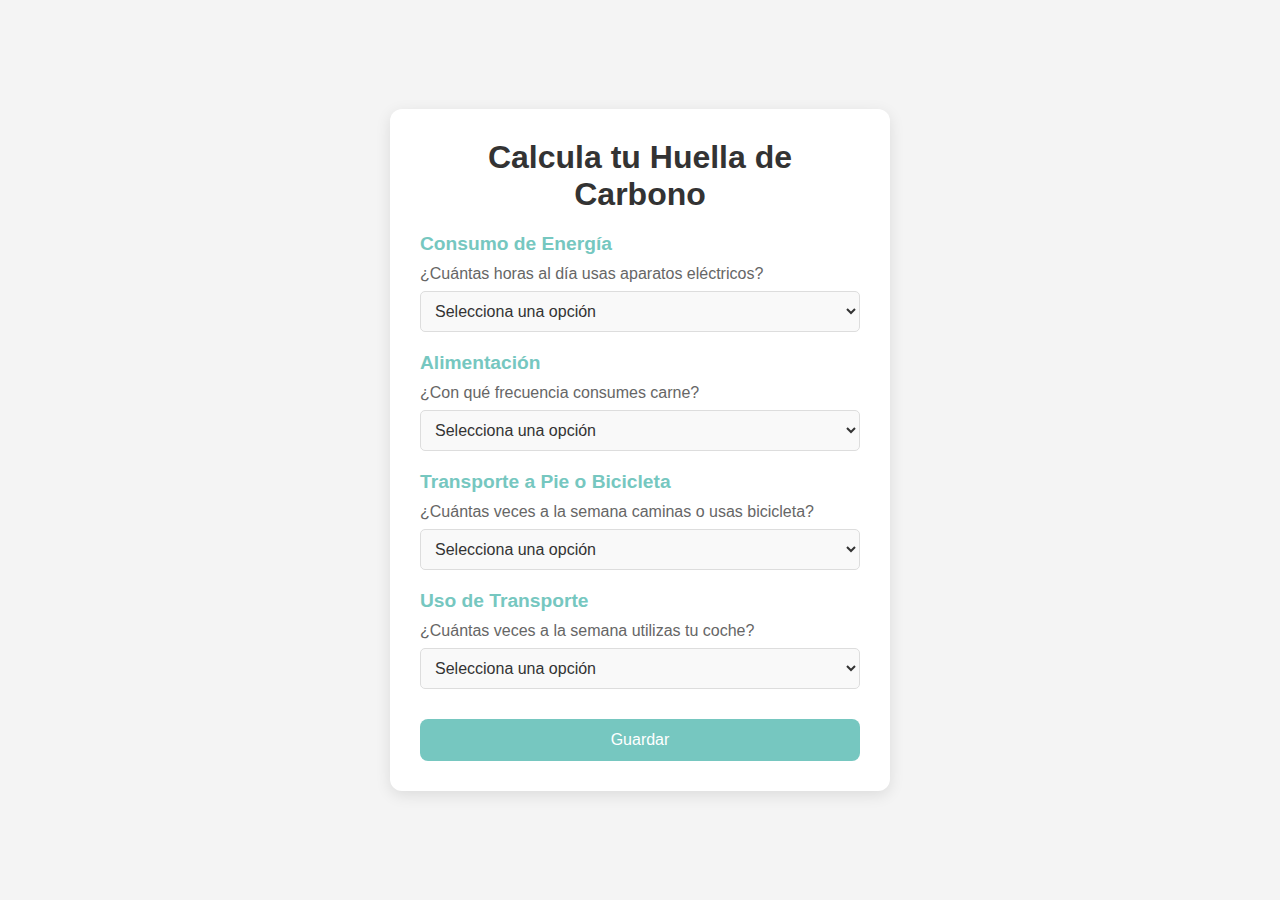
<file: templates/encuesta.html>
<!DOCTYPE html>
<html lang="es">
<head>
    <meta charset="UTF-8">
    <meta name="viewport" content="width=device-width, initial-scale=1.0">
    <title>Encuesta de Huella de Carbono</title>
    <link rel="stylesheet" href="/static/css/encuesta.css"> <!-- Estilos mejorados -->
</head>
<body>
    <div class="survey-container">
        <h1>Calcula tu Huella de Carbono</h1>
        <form id="carbon-footprint-survey" method="POST" action="{{ url_for('guardar_huella') }}">
            <div class="section">
                <h3>Consumo de Energía</h3>
                <label for="energy_usage">¿Cuántas horas al día usas aparatos eléctricos?</label>
                <select id="energy_usage" name="energy_usage">
                    <option value="" disabled selected>Selecciona una opción</option>
                    <option value="1">Menos de 1 hora</option>
                    <option value="2">1 a 3 horas</option>
                    <option value="3">3 a 5 horas</option>
                    <option value="4">Más de 5 horas</option>
                </select>
            </div>

            <div class="section">
                <h3>Alimentación</h3>
                <label for="meat_consumption">¿Con qué frecuencia consumes carne?</label>
                <select id="meat_consumption" name="meat_consumption">
                    <option value="" disabled selected>Selecciona una opción</option>
                    <option value="1">Nunca</option>
                    <option value="2">1 o 2 veces a la semana</option>
                    <option value="3">3 a 5 veces a la semana</option>
                    <option value="4">Diario</option>
                </select>
            </div>

            <div class="section">
                <h3>Transporte a Pie o Bicicleta</h3>
                <label for="walk_frequency">¿Cuántas veces a la semana caminas o usas bicicleta?</label>
                <select id="walk_frequency" name="walk_frequency">
                    <option value="" disabled selected>Selecciona una opción</option>
                    <option value="1">Nunca</option>
                    <option value="2">1 o 2 veces a la semana</option>
                    <option value="3">3 a 5 veces a la semana</option>
                    <option value="4">Diario</option>
                </select>
            </div>

            <div class="section">
                <h3>Uso de Transporte</h3>
                <label for="car_usage">¿Cuántas veces a la semana utilizas tu coche?</label>
                <select id="car_usage" name="car_usage">
                    <option value="" disabled selected>Selecciona una opción</option>
                    <option value="1">Nunca</option>
                    <option value="2">1 o 2 veces a la semana</option>
                    <option value="3">3 a 5 veces a la semana</option>
                    <option value="4">Diario</option>
                </select>
            </div>

            <button type="submit">Guardar</button>
        </form>
    </div>

    <!-- Script para validar el formulario -->
    <script>
        document.getElementById('carbon-footprint-survey').addEventListener('submit', function(event) {
            const energyUsage = document.getElementById('energy_usage').value;
            const meatConsumption = document.getElementById('meat_consumption').value;
            const walkFrequency = document.getElementById('walk_frequency').value;
            const carUsage = document.getElementById('car_usage').value;

            if (!energyUsage || !meatConsumption || !walkFrequency || !carUsage) {
                alert("Por favor, completa todas las secciones de la encuesta.");
                event.preventDefault();
            }
        });
    </script>
</body>
</html>
</file>
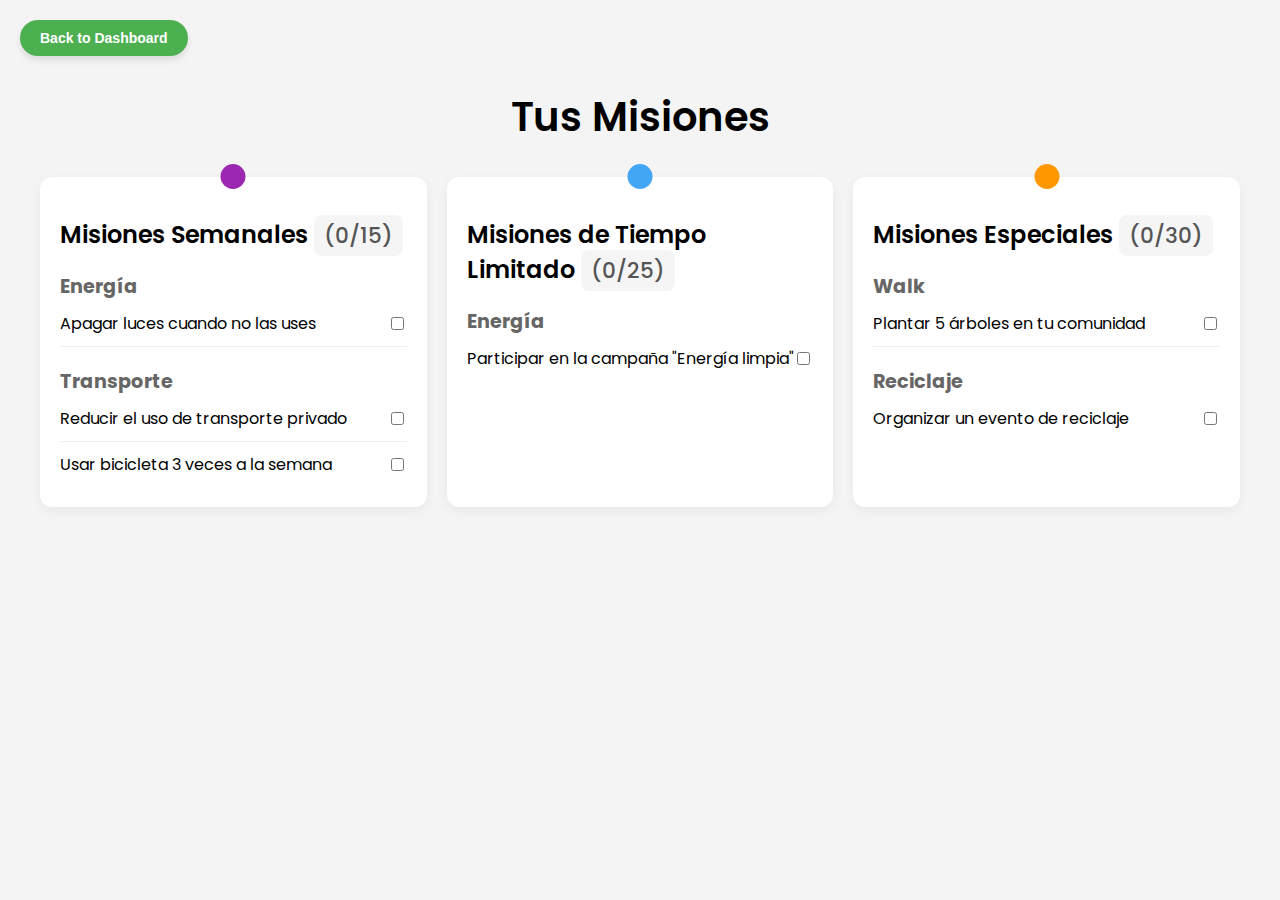
<file: templates/misiones.html>
<!DOCTYPE html>
<html lang="es">
<head>
    <meta charset="UTF-8">
    <meta name="viewport" content="width=device-width, initial-scale=1.0">
    <title>Misiones - CarbonTrackAI</title>
    <link rel="stylesheet" href="/static/css/misiones.css">
    <link href="https://fonts.googleapis.com/css2?family=Poppins:wght@400;600&display=swap" rel="stylesheet">
</head>
<body>
    <div class="missions-container">
        <h1 class="title">Tus Misiones</h1>
        <div class="mission-sections">
            <!-- Misiones Semanales -->
            <section class="mission-section">
                <div class="title-dot semanales"></div>
                <h2 class="section-title">Misiones Semanales <span class="points" id="puntos-semanales">(0/15)</span></h2>
                <ul class="mission-list">
                    <!-- Categoría: Energía -->
                    <li class="category-title">Energía</li>
                    <li class="mission-item">
                        <span>Apagar luces cuando no las uses</span>
                        <input type="checkbox" class="mission-checkbox" data-points="5" data-id="1" />
                    </li>
                    <!-- Categoría: Transporte -->
                    <li class="category-title">Transporte</li>
                    <li class="mission-item">
                        <span>Reducir el uso de transporte privado</span>
                        <input type="checkbox" class="mission-checkbox" data-points="5" data-id="2" />
                    </li>
                    <li class="mission-item">
                        <span>Usar bicicleta 3 veces a la semana</span>
                        <input type="checkbox" class="mission-checkbox" data-points="5" data-id="3" />
                    </li>
                </ul>
            </section>

            <!-- Misiones de Tiempo Limitado -->
            <section class="mission-section">
                <div class="title-dot tiempo-limitado"></div>
                <h2 class="section-title">Misiones de Tiempo Limitado <span class="points" id="puntos-tiempo-limitado">(0/25)</span></h2>
                <ul class="mission-list">
                    <!-- Categoría: Energía -->
                    <li class="category-title">Energía</li>
                    <li class="mission-item">
                        <span>Participar en la campaña "Energía limpia"</span>
                        <input type="checkbox" class="mission-checkbox" data-points="25" data-id="4" />
                    </li>
                </ul>
            </section>

            <!-- Misiones Especiales -->
            <section class="mission-section">
                <div class="title-dot especiales"></div>
                <h2 class="section-title">Misiones Especiales <span class="points" id="puntos-especiales">(0/30)</span></h2>
                <ul class="mission-list">
                    <!-- Categoría: Walk -->
                    <li class="category-title">Walk</li>
                    <li class="mission-item">
                        <span>Plantar 5 árboles en tu comunidad</span>
                        <input type="checkbox" class="mission-checkbox" data-points="15" data-id="5" />
                    </li>
                    <!-- Categoría: Reciclaje -->
                    <li class="category-title">Reciclaje</li>
                    <li class="mission-item">
                        <span>Organizar un evento de reciclaje</span>
                        <input type="checkbox" class="mission-checkbox" data-points="15" data-id="6" />
                    </li>
                </ul>
            </section>
        </div>

        <!-- Botón para volver al dashboard -->
        <button class="back-button" onclick="window.location.href='/dashboard'">Back to Dashboard</button>    
    </div>

    <script>
        // Función para manejar los puntos y bloquear las misiones cuando se completan
       // Actualizar la misión y enviar los datos al backend para actualizar
function actualizarPuntos(checkbox, categoriaId, puntosMaximos) {
    const puntosCategoria = document.getElementById(categoriaId);
    let puntosActuales = parseInt(puntosCategoria.textContent.match(/\d+/)[0], 10) || 0;

    const puntos = parseInt(checkbox.getAttribute('data-points'), 10);

    if (checkbox.checked) {
        puntosActuales += puntos;
    } else {
        puntosActuales -= puntos;
    }

    puntosCategoria.textContent = `(${puntosActuales}/${puntosMaximos})`;

    // Si los puntos alcanzan el máximo, deshabilitar todas las misiones en esta sección
    if (puntosActuales >= puntosMaximos) {
        const checkboxes = checkbox.closest('.mission-section').querySelectorAll('.mission-checkbox');
        checkboxes.forEach(cb => {
            cb.disabled = true;
        });
    }

    // Verifica si la ruta y el método son correctos
    fetch('/update-mission', {
        method: 'POST',
        headers: {
            'Content-Type': 'application/json'
        },
        body: JSON.stringify({ mission_id: checkbox.getAttribute('data-id'), completed: checkbox.checked })
    }).then(response => response.json())
    .then(data => {
        if (!data.success) {
            console.error('Error al actualizar la misión');
        } else {
            console.log('Misión actualizada correctamente');
        }
    }).catch(error => {
        console.error('Error en la solicitud:', error);
    });
}

    </script>

</body>
</html>
</file>
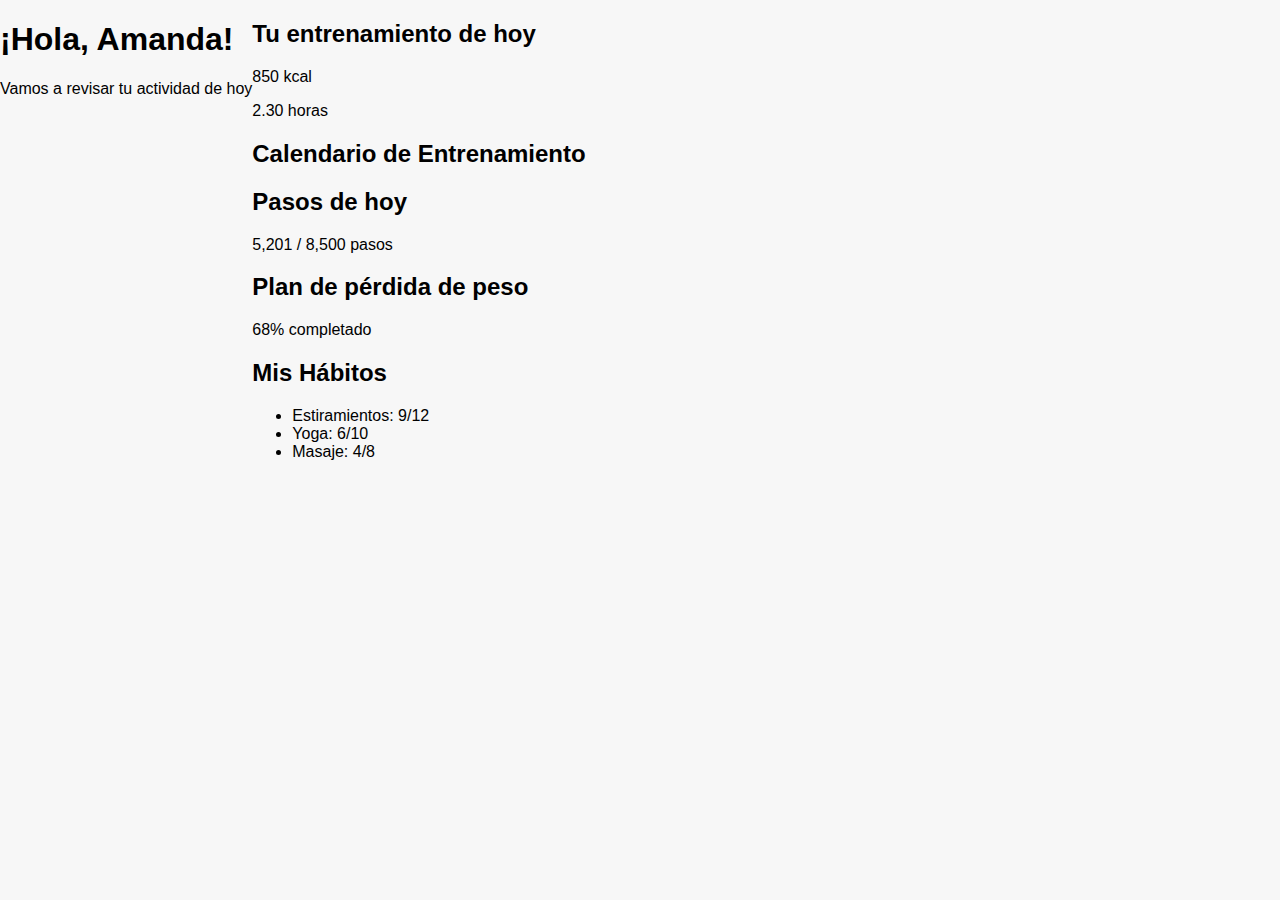
<file: templates/tutorial.html>
<!DOCTYPE html>
<html lang="es">
<head>
    <meta charset="UTF-8">
    <meta name="viewport" content="width=device-width, initial-scale=1.0">
    <title>Dashboard Tutorial</title>
    <link rel="stylesheet" href="/static/css/tutorial.css">
</head>
<body>
    <div class="dashboard-container">
        <header>
            <h1>¡Hola, Amanda!</h1>
            <p>Vamos a revisar tu actividad de hoy</p>
        </header>

        <div class="main-dashboard">
            <!-- Resultados de Entrenamiento -->
            <div class="training-results" data-tip="Esta sección muestra tus resultados de entrenamiento de hoy.">
                <h2>Tu entrenamiento de hoy</h2>
                <div class="calories">
                    <p>850 kcal</p>
                    <p>2.30 horas</p>
                </div>
            </div>

            <!-- Días de entrenamiento -->
            <div class="training-days" data-tip="Calendario de tus días de entrenamiento.">
                <h2>Calendario de Entrenamiento</h2>
                <div class="calendar"></div>
            </div>

            <!-- Pasos diarios -->
            <div class="steps-today" data-tip="Muestra los pasos que has dado hoy.">
                <h2>Pasos de hoy</h2>
                <p>5,201 / 8,500 pasos</p>
            </div>

            <!-- Plan de Pérdida de Peso -->
            <div class="weight-loss" data-tip="Muestra tu progreso en el plan de pérdida de peso.">
                <h2>Plan de pérdida de peso</h2>
                <p>68% completado</p>
                <div class="weight-bar"></div>
            </div>

            <!-- Hábitos -->
            <div class="my-habits" data-tip="Control de tus hábitos diarios y sesiones completadas.">
                <h2>Mis Hábitos</h2>
                <ul>
                    <li>Estiramientos: 9/12</li>
                    <li>Yoga: 6/10</li>
                    <li>Masaje: 4/8</li>
                </ul>
            </div>
        </div>
    </div>

    <!-- Tooltips que aparecen al hacer hover -->
    <div id="tooltip" class="hidden"></div>

    <script>
        // Script para manejar los tip points
        const elementsWithTips = document.querySelectorAll("[data-tip]");
        const tooltip = document.getElementById("tooltip");

        elementsWithTips.forEach(element => {
            element.addEventListener("mouseover", function (event) {
                tooltip.textContent = event.target.getAttribute("data-tip");
                tooltip.classList.remove("hidden");
                tooltip.style.top = `${event.pageY + 10}px`;
                tooltip.style.left = `${event.pageX + 10}px`;
            });

            element.addEventListener("mousemove", function (event) {
                tooltip.style.top = `${event.pageY + 10}px`;
                tooltip.style.left = `${event.pageX + 10}px`;
            });

            element.addEventListener("mouseout", function () {
                tooltip.classList.add("hidden");
            });
        });
    </script>
</body>
</html>
</file>
<file: static/css/encuesta.css>
* {
    margin: 0;
    padding: 0;
    box-sizing: border-box;
}

body {
    font-family: 'Poppins', sans-serif;
    background-color: #f4f4f4;
    color: #333;
    display: flex;
    justify-content: center;
    align-items: center;
    height: 100vh;
}

.survey-container {
    background-color: #fff;
    border-radius: 12px;
    box-shadow: 0 4px 15px rgba(0, 0, 0, 0.1);
    padding: 30px;
    max-width: 500px;
    width: 100%;
    margin: 20px;
}

h1 {
    text-align: center;
    color: #333;
    margin-bottom: 20px;
}

.section {
    margin-bottom: 20px;
}

.section h3 {
    font-size: 1.2rem;
    margin-bottom: 10px;
    color: #76c7c0;
}

label {
    font-size: 1rem;
    color: #666;
    display: block;
    margin-bottom: 8px;
}

select {
    width: 100%;
    padding: 10px;
    font-size: 1rem;
    border: 1px solid #ddd;
    border-radius: 5px;
    background-color: #f9f9f9;
    color: #333;
    outline: none;
    transition: border 0.3s;
}

select:focus {
    border-color: #76c7c0;
}

button {
    background-color: #76c7c0;
    color: white;
    font-size: 1rem;
    padding: 12px 20px;
    border: none;
    border-radius: 8px;
    cursor: pointer;
    width: 100%;
    margin-top: 10px;
    transition: background-color 0.3s;
}

button:hover {
    background-color: #5aa8a2;
}
</file>
<file: static/css/misiones.css>
/* General styles */
body {
    font-family: 'Poppins', sans-serif;
    background-color: #f4f4f4;
    margin: 0;
    padding: 0;
}

.missions-container {
    max-width: 1200px;
    margin: 40px auto;
    padding: 20px;
    display: flex;
    flex-direction: column;
    align-items: center;
}

.title {
    font-size: 2.5em;
    font-weight: 600;
    text-align: center;
    margin-bottom: 30px;
}

.mission-sections {
    display: flex;
    justify-content: space-between;
    gap: 20px;
    width: 100%;
}

.mission-section {
    background-color: #fff;
    border-radius: 12px;
    padding: 20px;
    box-shadow: 0 4px 12px rgba(0, 0, 0, 0.05);
    width: 30%;
    position: relative;
}

.section-title {
    font-size: 1.5em;
    font-weight: 600;
    margin-bottom: 15px;
}

.points {
    font-size: 0.9em;
    background-color: #f5f5f5;
    border-radius: 8px;
    padding: 5px 10px;
    color: #555;
    font-weight: 500;
}

.mission-list {
    list-style: none;
    padding: 0;
    margin: 0;
}

.mission-item {
    display: flex;
    align-items: center;
    padding: 10px 0;
    border-bottom: 1px solid #eee;
}

.mission-item:last-child {
    border-bottom: none;
}

.mission-checkbox {
    margin-left: auto;
    accent-color: #76c7c0;
    /* Color del check de la casilla */
}

.category-title {
    font-weight: bold;
    font-size: 1.2em;
    margin-top: 20px;
    color: #666;
}

/* Estilos para los puntitos de color */
.title-dot {
    width: 25px;
    height: 25px;
    border-radius: 50%;
    position: absolute;
    top: -12.5px;
    left: 50%;
    transform: translateX(-50%);
    z-index: 1;
}

.semanales {
    background-color: #9C27B0;
    /* Morado */
}

.tiempo-limitado {
    background-color: #42A5F5;
    /* Azul */
}

.especiales {
    background-color: #FF9800;
    /* Naranja */
}

/* Ajustes responsivos */
@media (max-width: 900px) {
    .mission-sections {
        flex-direction: column;
        gap: 10px;
    }

    .mission-section {
        width: 100%;
    }
}

.back-button {
    background-color: #4CAF50;
    /* Color verde */
    color: white;
    border: none;
    padding: 10px 20px;
    text-align: center;
    text-decoration: none;
    font-size: 14px;
    font-weight: bold;
    border-radius: 50px;
    /* Botón redondeado */
    position: absolute;
    top: 20px;
    left: 20px;
    cursor: pointer;
    box-shadow: 0px 4px 6px rgba(0, 0, 0, 0.1);
    /* Añade una pequeña sombra */
}

.back-button:hover {
    background-color: #45a049;
    /* Efecto hover */
}

.back-button:focus {
    outline: none;
    /* Quita el contorno al hacer clic */
}
</file>
<file: static/css/tutorial.css>
/* Estructura General */
body {
    margin: 0;
    font-family: 'Arial', sans-serif;
    background-color: #f7f7f7;
}

.dashboard-container {
    display: flex;
    height: 100vh;
}

/* Barra lateral (Sidebar) */
.sidebar {
    width: 250px;
    background-color: #27272a;
    padding: 20px;
    color: white;
    display: flex;
    flex-direction: column;
    justify-content: space-between;
}

.logo {
    font-size: 24px;
    font-weight: bold;
    margin-bottom: 40px;
}

.sidebar nav ul {
    list-style: none;
    padding: 0;
}

.sidebar nav ul li {
    margin: 20px 0;
}

.sidebar nav ul li a {
    text-decoration: none;
    color: #b5b5b5;
    font-size: 16px;
}

.sidebar nav ul li a:hover {
    color: white;
}

.user-info {
    display: flex;
    align-items: center;
}

.user-info img {
    width: 40px;
    height: 40px;
    border-radius: 50%;
    margin-right: 10px;
}

.user-info p {
    margin: 0;
}

/* Contenido Principal */
.main-content {
    flex: 1;
    padding: 30px;
}

.header {
    display: flex;
    justify-content: space-between;
    align-items: center;
}

.header h1 {
    font-size: 26px;
    margin: 0;
}

.search-bar {
    display: flex;
    align-items: center;
}

.search-bar input {
    padding: 10px;
    border: 1px solid #ccc;
    border-radius: 5px;
    margin-right: 10px;
}

.search-bar button {
    padding: 10px 15px;
    border: none;
    background-color: #f57c00;
    color: white;
    cursor: pointer;
    border-radius: 5px;
}

.content {
    display: grid;
    grid-template-columns: repeat(3, 1fr);
    gap: 20px;
    margin-top: 20px;
}

/* Tarjetas */
.card {
    background-color: white;
    padding: 20px;
    border-radius: 15px;
    box-shadow: 0 2px 10px rgba(0, 0, 0, 0.1);
}

.large-card {
    grid-column: span 2;
    display: flex;
    justify-content: space-between;
}

.calendar-card {
    grid-column: span 2;
}

.habits-card ul {
    list-style: none;
    padding: 0;
}

.habits-card ul li {
    margin-bottom: 10px;
}

/* Barra de Progreso */
.progress-bar {
    background-color: #f0f0f0;
    border-radius: 5px;
    height: 20px;
    position: relative;
    margin-bottom: 10px;
}

.progress {
    background-color: #4caf50;
    height: 100%;
    border-radius: 5px;
    transition: width 0.3s ease;
}
</file>
